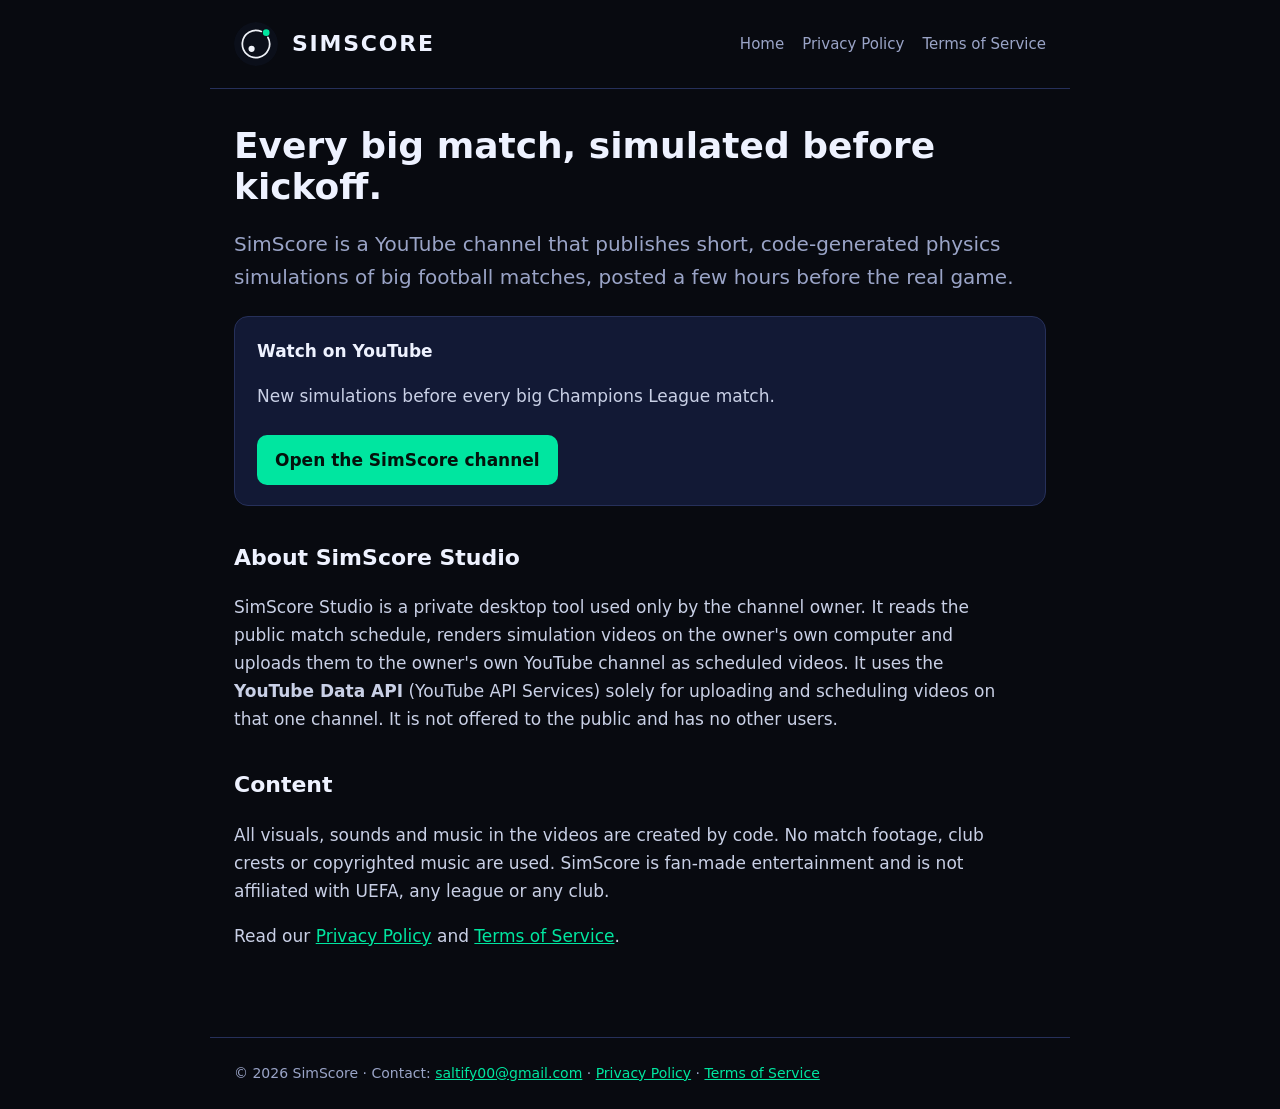
<file: index.html>
<!doctype html>
<html lang="en">
<head>
<meta charset="utf-8">
<meta name="viewport" content="width=device-width, initial-scale=1">
<title>SimScore</title>
<meta name="description" content="SimScore publishes short physics simulations of big football matches before kickoff.">
<link rel="stylesheet" href="style.css">
<link rel="icon" href="data:image/svg+xml,%3Csvg xmlns='http://www.w3.org/2000/svg' viewBox='0 0 100 100'%3E%3Ccircle cx='50' cy='50' r='50' fill='%230b0f1a'/%3E%3Cpath d='M77.1 35.0 A31 31 0 1 1 62.1 21.5' fill='none' stroke='%23eef1f7' stroke-width='4' stroke-linecap='round'/%3E%3Ccircle cx='73.2' cy='24.2' r='7.5' fill='%2300e6a0'/%3E%3Ccircle cx='40' cy='61' r='7' fill='%23f0f3fa'/%3E%3C/svg%3E">
</head>
<body>
<header>
  <img src="data:image/svg+xml,%3Csvg xmlns='http://www.w3.org/2000/svg' viewBox='0 0 100 100'%3E%3Ccircle cx='50' cy='50' r='50' fill='%230b0f1a'/%3E%3Cpath d='M77.1 35.0 A31 31 0 1 1 62.1 21.5' fill='none' stroke='%23eef1f7' stroke-width='4' stroke-linecap='round'/%3E%3Ccircle cx='73.2' cy='24.2' r='7.5' fill='%2300e6a0'/%3E%3Ccircle cx='40' cy='61' r='7' fill='%23f0f3fa'/%3E%3C/svg%3E" alt="SimScore logo"><b>SIMSCORE</b>
  <nav><a href="index.html">Home</a><a href="privacy.html">Privacy Policy</a><a href="terms.html">Terms of Service</a></nav>
</header>
<main>
  <h1>Every big match, simulated before kickoff.</h1>
  <p class="lead">SimScore is a YouTube channel that publishes short, code-generated physics simulations of big football matches, posted a few hours before the real game.</p>

  <div class="card">
    <b>Watch on YouTube</b>
    <p>New simulations before every big Champions League match.</p>
    <a class="btn" href="https://www.youtube.com/@sim.scoree">Open the SimScore channel</a>
  </div>

  <h2>About SimScore Studio</h2>
  <p>SimScore Studio is a private desktop tool used only by the channel owner. It reads the public match schedule,
     renders simulation videos on the owner's own computer and uploads them to the owner's own YouTube channel
     as scheduled videos. It uses the <b>YouTube Data API</b> (YouTube API Services) solely for uploading and
     scheduling videos on that one channel. It is not offered to the public and has no other users.</p>

  <h2>Content</h2>
  <p>All visuals, sounds and music in the videos are created by code. No match footage, club crests or copyrighted
     music are used. SimScore is fan-made entertainment and is not affiliated with UEFA, any league or any club.</p>

  <p>Read our <a href="privacy.html">Privacy Policy</a> and <a href="terms.html">Terms of Service</a>.</p>
</main>
<footer>© 2026 SimScore · Contact: <a href="mailto:saltify00@gmail.com">saltify00@gmail.com</a> ·
  <a href="privacy.html">Privacy Policy</a> · <a href="terms.html">Terms of Service</a></footer>
</body>
</html>
</file>
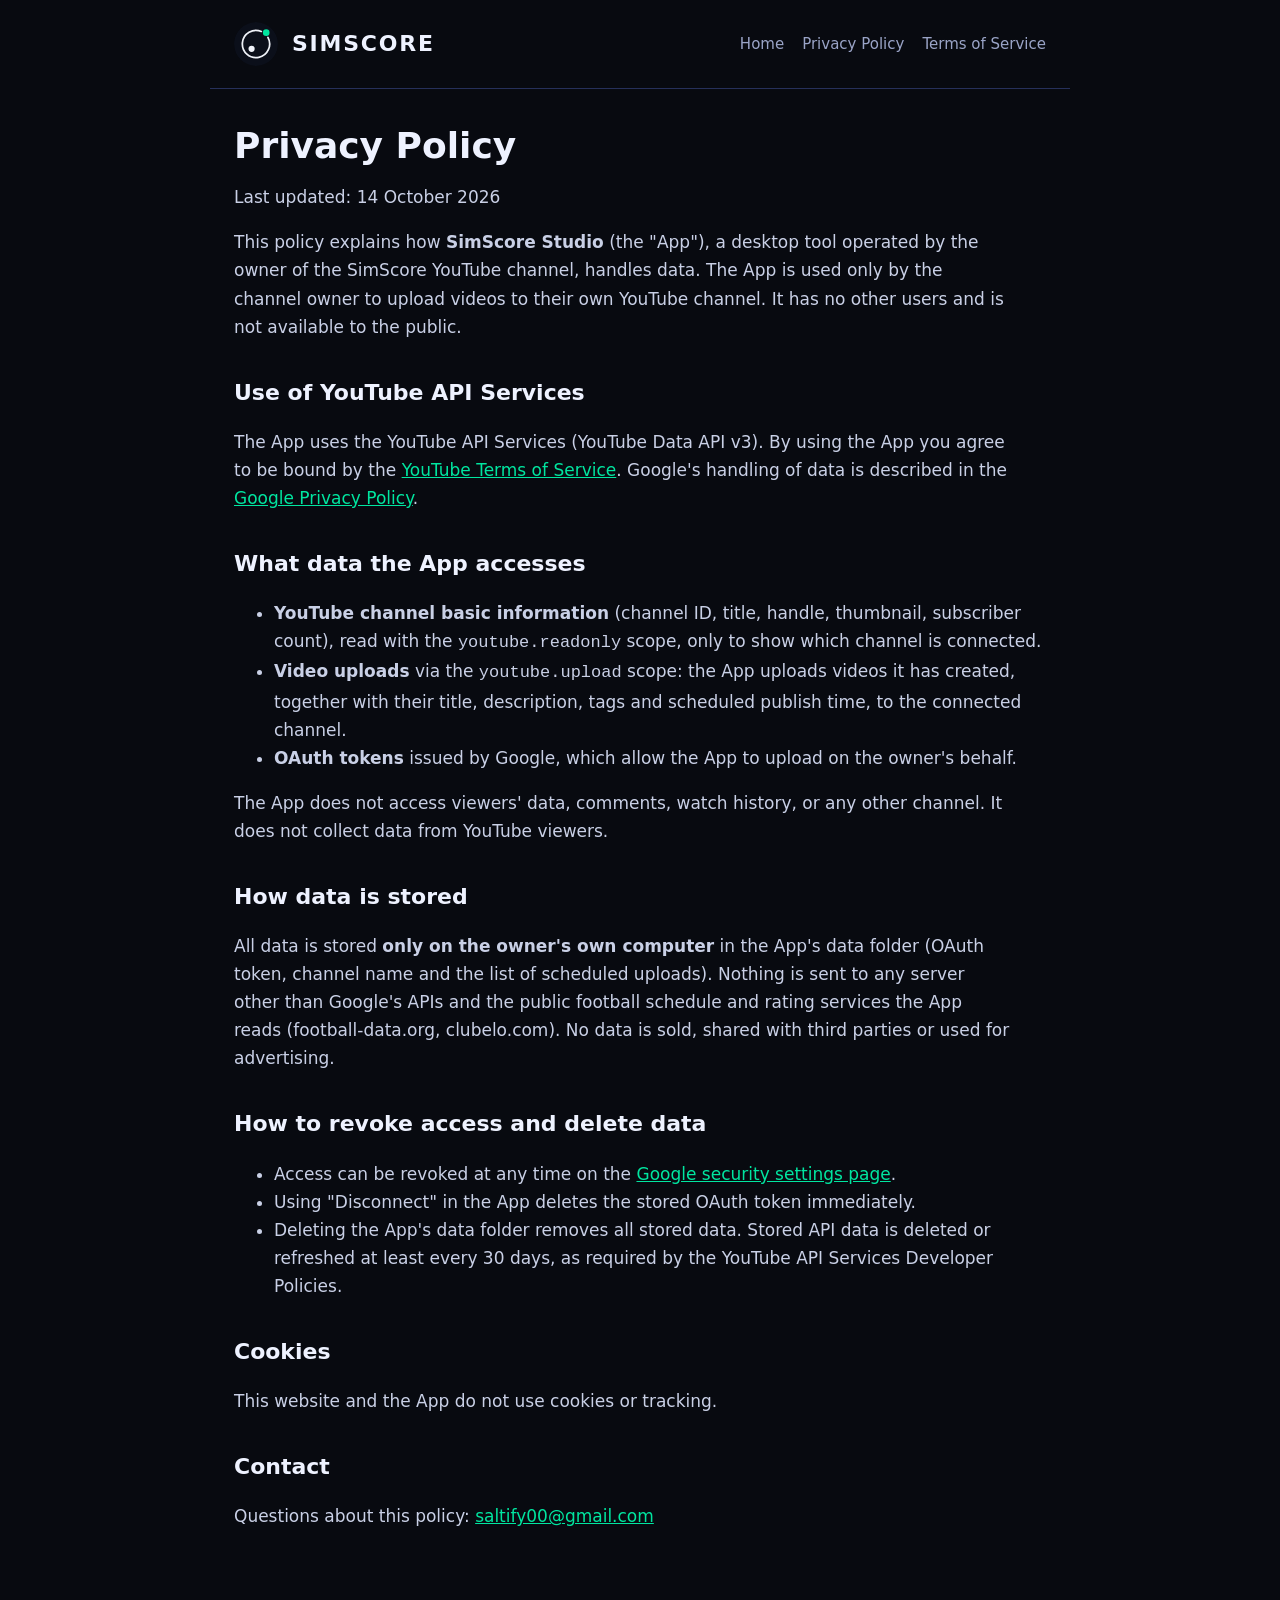
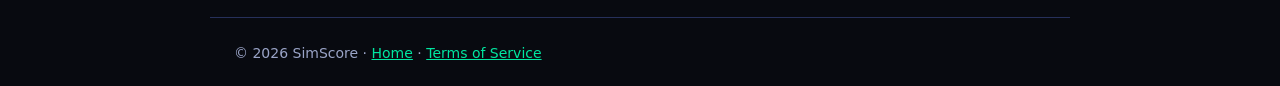
<file: privacy.html>
<!doctype html>
<html lang="en">
<head>
<meta charset="utf-8">
<meta name="viewport" content="width=device-width, initial-scale=1">
<title>Privacy Policy – SimScore</title>
<link rel="stylesheet" href="style.css">
<link rel="icon" href="data:image/svg+xml,%3Csvg xmlns='http://www.w3.org/2000/svg' viewBox='0 0 100 100'%3E%3Ccircle cx='50' cy='50' r='50' fill='%230b0f1a'/%3E%3Cpath d='M77.1 35.0 A31 31 0 1 1 62.1 21.5' fill='none' stroke='%23eef1f7' stroke-width='4' stroke-linecap='round'/%3E%3Ccircle cx='73.2' cy='24.2' r='7.5' fill='%2300e6a0'/%3E%3Ccircle cx='40' cy='61' r='7' fill='%23f0f3fa'/%3E%3C/svg%3E">
</head>
<body>
<header>
  <img src="data:image/svg+xml,%3Csvg xmlns='http://www.w3.org/2000/svg' viewBox='0 0 100 100'%3E%3Ccircle cx='50' cy='50' r='50' fill='%230b0f1a'/%3E%3Cpath d='M77.1 35.0 A31 31 0 1 1 62.1 21.5' fill='none' stroke='%23eef1f7' stroke-width='4' stroke-linecap='round'/%3E%3Ccircle cx='73.2' cy='24.2' r='7.5' fill='%2300e6a0'/%3E%3Ccircle cx='40' cy='61' r='7' fill='%23f0f3fa'/%3E%3C/svg%3E" alt="SimScore logo"><b>SIMSCORE</b>
  <nav><a href="index.html">Home</a><a href="privacy.html">Privacy Policy</a><a href="terms.html">Terms of Service</a></nav>
</header>
<main>
  <h1>Privacy Policy</h1>
  <p>Last updated: 14 October 2026</p>

  <p>This policy explains how <b>SimScore Studio</b> (the "App"), a desktop tool operated by the owner of the
     SimScore YouTube channel, handles data. The App is used only by the channel owner to upload videos to their own
     YouTube channel. It has no other users and is not available to the public.</p>

  <h2>Use of YouTube API Services</h2>
  <p>The App uses the YouTube API Services (YouTube Data API v3). By using the App you agree to be bound by the
     <a href="https://www.youtube.com/t/terms">YouTube Terms of Service</a>. Google's handling of data is described in the
     <a href="https://policies.google.com/privacy">Google Privacy Policy</a>.</p>

  <h2>What data the App accesses</h2>
  <ul>
    <li><b>YouTube channel basic information</b> (channel ID, title, handle, thumbnail, subscriber count), read with the
        <code>youtube.readonly</code> scope, only to show which channel is connected.</li>
    <li><b>Video uploads</b> via the <code>youtube.upload</code> scope: the App uploads videos it has created, together with
        their title, description, tags and scheduled publish time, to the connected channel.</li>
    <li><b>OAuth tokens</b> issued by Google, which allow the App to upload on the owner's behalf.</li>
  </ul>
  <p>The App does not access viewers' data, comments, watch history, or any other channel. It does not collect data from
     YouTube viewers.</p>

  <h2>How data is stored</h2>
  <p>All data is stored <b>only on the owner's own computer</b> in the App's data folder (OAuth token, channel name and
     the list of scheduled uploads). Nothing is sent to any server other than Google's APIs and the public football
     schedule and rating services the App reads (football-data.org, clubelo.com). No data is sold, shared with third
     parties or used for advertising.</p>

  <h2>How to revoke access and delete data</h2>
  <ul>
    <li>Access can be revoked at any time on the
        <a href="https://security.google.com/settings/security/permissions">Google security settings page</a>.</li>
    <li>Using "Disconnect" in the App deletes the stored OAuth token immediately.</li>
    <li>Deleting the App's data folder removes all stored data. Stored API data is deleted or refreshed at least every
        30 days, as required by the YouTube API Services Developer Policies.</li>
  </ul>

  <h2>Cookies</h2>
  <p>This website and the App do not use cookies or tracking.</p>

  <h2>Contact</h2>
  <p>Questions about this policy: <a href="mailto:saltify00@gmail.com">saltify00@gmail.com</a></p>
</main>
<footer>© 2026 SimScore · <a href="index.html">Home</a> · <a href="terms.html">Terms of Service</a></footer>
</body>
</html>
</file>
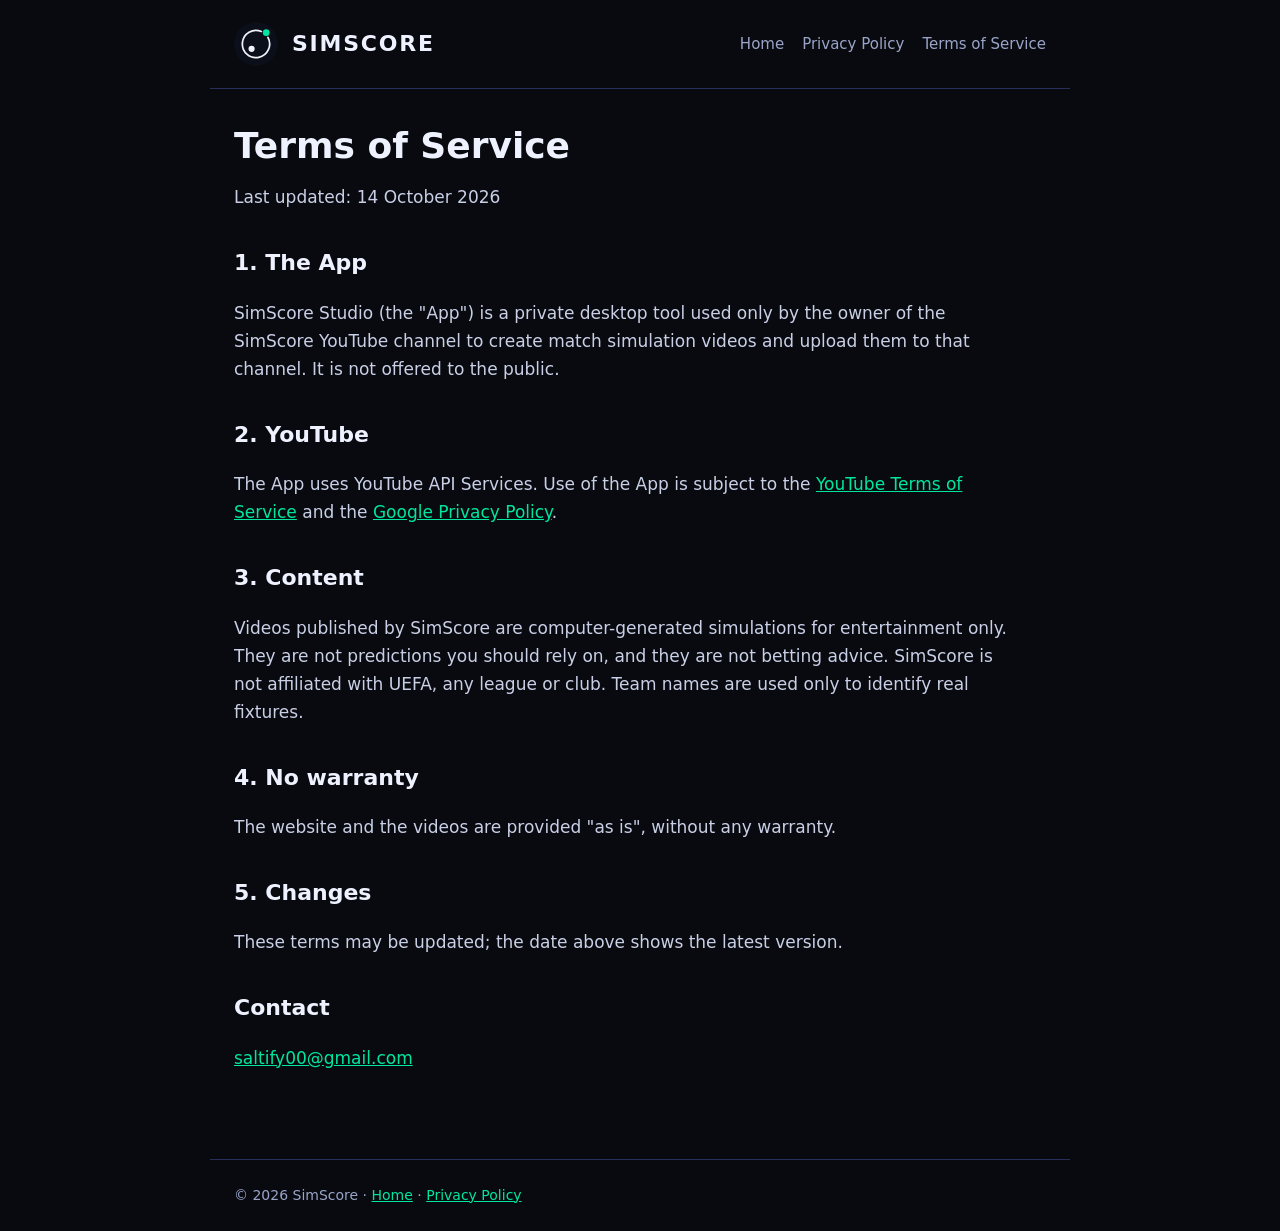
<file: terms.html>
<!doctype html>
<html lang="en">
<head>
<meta charset="utf-8">
<meta name="viewport" content="width=device-width, initial-scale=1">
<title>Terms of Service – SimScore</title>
<link rel="stylesheet" href="style.css">
<link rel="icon" href="data:image/svg+xml,%3Csvg xmlns='http://www.w3.org/2000/svg' viewBox='0 0 100 100'%3E%3Ccircle cx='50' cy='50' r='50' fill='%230b0f1a'/%3E%3Cpath d='M77.1 35.0 A31 31 0 1 1 62.1 21.5' fill='none' stroke='%23eef1f7' stroke-width='4' stroke-linecap='round'/%3E%3Ccircle cx='73.2' cy='24.2' r='7.5' fill='%2300e6a0'/%3E%3Ccircle cx='40' cy='61' r='7' fill='%23f0f3fa'/%3E%3C/svg%3E">
</head>
<body>
<header>
  <img src="data:image/svg+xml,%3Csvg xmlns='http://www.w3.org/2000/svg' viewBox='0 0 100 100'%3E%3Ccircle cx='50' cy='50' r='50' fill='%230b0f1a'/%3E%3Cpath d='M77.1 35.0 A31 31 0 1 1 62.1 21.5' fill='none' stroke='%23eef1f7' stroke-width='4' stroke-linecap='round'/%3E%3Ccircle cx='73.2' cy='24.2' r='7.5' fill='%2300e6a0'/%3E%3Ccircle cx='40' cy='61' r='7' fill='%23f0f3fa'/%3E%3C/svg%3E" alt="SimScore logo"><b>SIMSCORE</b>
  <nav><a href="index.html">Home</a><a href="privacy.html">Privacy Policy</a><a href="terms.html">Terms of Service</a></nav>
</header>
<main>
  <h1>Terms of Service</h1>
  <p>Last updated: 14 October 2026</p>

  <h2>1. The App</h2>
  <p>SimScore Studio (the "App") is a private desktop tool used only by the owner of the SimScore YouTube channel to
     create match simulation videos and upload them to that channel. It is not offered to the public.</p>

  <h2>2. YouTube</h2>
  <p>The App uses YouTube API Services. Use of the App is subject to the
     <a href="https://www.youtube.com/t/terms">YouTube Terms of Service</a> and the
     <a href="https://policies.google.com/privacy">Google Privacy Policy</a>.</p>

  <h2>3. Content</h2>
  <p>Videos published by SimScore are computer-generated simulations for entertainment only. They are not predictions
     you should rely on, and they are not betting advice. SimScore is not affiliated with UEFA, any league or club.
     Team names are used only to identify real fixtures.</p>

  <h2>4. No warranty</h2>
  <p>The website and the videos are provided "as is", without any warranty.</p>

  <h2>5. Changes</h2>
  <p>These terms may be updated; the date above shows the latest version.</p>

  <h2>Contact</h2>
  <p><a href="mailto:saltify00@gmail.com">saltify00@gmail.com</a></p>
</main>
<footer>© 2026 SimScore · <a href="index.html">Home</a> · <a href="privacy.html">Privacy Policy</a></footer>
</body>
</html>
</file>
<file: style.css>
:root{--bg:#080A10;--deck:#121935;--line:#26305A;--chalk:#EEF2FF;--mist:#9AA4C7;--green:#00E6A0}
*{box-sizing:border-box}
body{margin:0;background:var(--bg);color:var(--chalk);font:17px/1.65 "Segoe UI",system-ui,-apple-system,sans-serif}
a{color:var(--green)}
header{display:flex;align-items:center;gap:14px;padding:22px 24px;border-bottom:1px solid var(--line);max-width:860px;margin:0 auto}
header img{width:44px;height:44px;border-radius:50%}
header b{font-size:22px;letter-spacing:.08em}
header nav{margin-left:auto;display:flex;gap:18px;font-size:15px}
header nav a{color:var(--mist);text-decoration:none}
header nav a:hover{color:var(--chalk)}
main{max-width:860px;margin:0 auto;padding:36px 24px 70px}
h1{font-size:36px;line-height:1.15;margin:0 0 10px}
h2{font-size:22px;margin:34px 0 8px}
p,li{color:#C9D0E6;max-width:72ch}
.lead{font-size:20px;color:var(--mist)}
.card{background:var(--deck);border:1px solid var(--line);border-radius:14px;padding:20px 22px;margin:22px 0}
.btn{display:inline-block;background:var(--green);color:#04120c;font-weight:700;text-decoration:none;padding:11px 18px;border-radius:10px;margin-top:8px}
footer{max-width:860px;margin:0 auto;padding:24px;border-top:1px solid var(--line);color:var(--mist);font-size:14px}
@media (max-width:600px){header nav{gap:12px;font-size:14px} h1{font-size:28px}}
</file>
